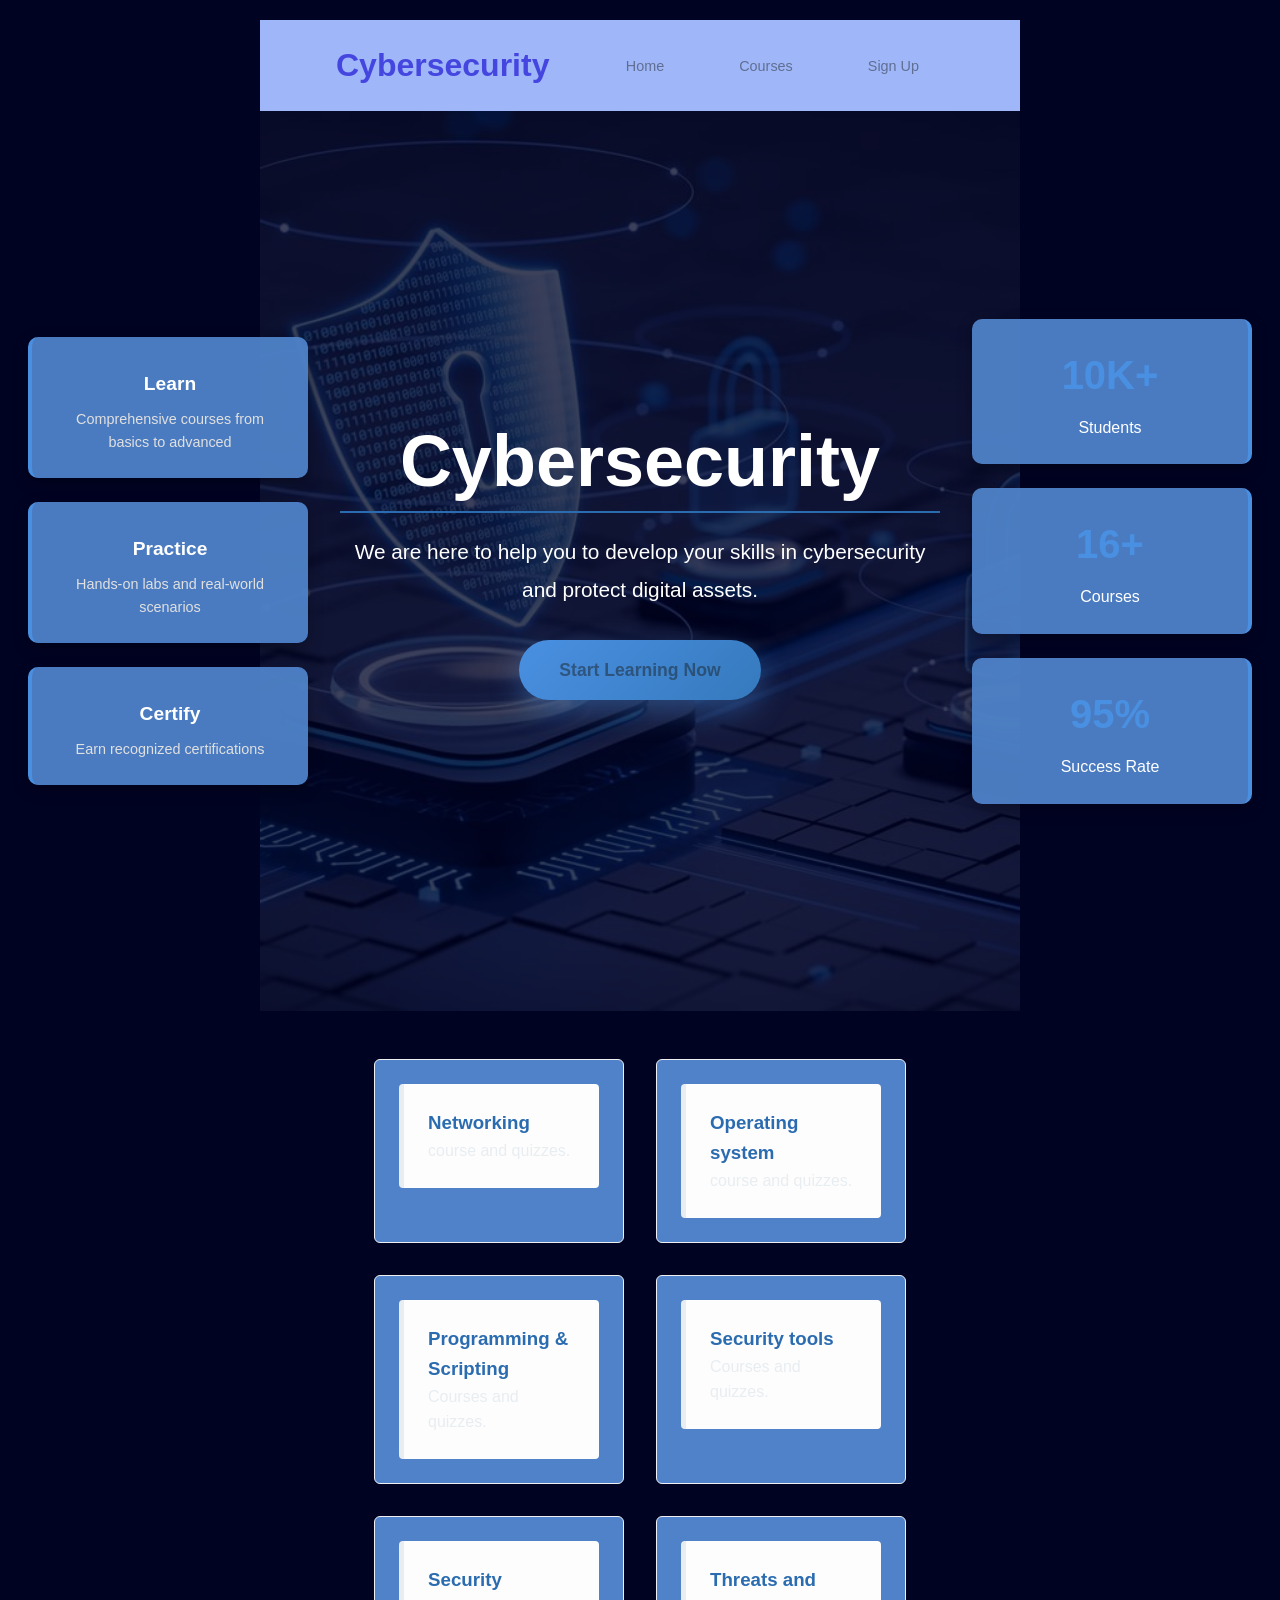
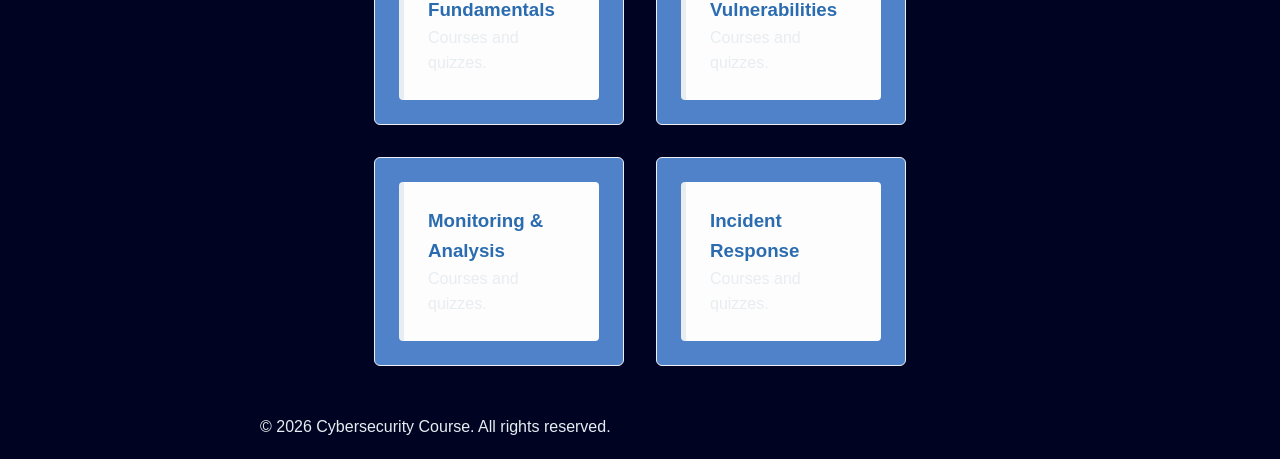
<file: index.html>
<!DOCTYPE html>
<html lang="en">
<head>
    <meta charset="UTF-8">
    <meta name="viewport" content="width=device-width, initial-scale=1.0">
    <title>Cybersecurity-course</title>
    <link rel="stylesheet" href="stylesheet.css">
</head>
<body>
    <nav class="navbar">
        <div class="logo">Cybersecurity</div>
        <ul class="nav-links">
            <li><a class="active" href="index.html">Home</a></li>
            <li><a href="course.html">Courses</a></li>
            <li><a href="login.html">Sign Up</a></li>
        </ul>
    </nav>

    <main class="hero-section">
        <div class="hero-left">
            <div class="feature-item">
                <div class="feature-icon"></div>
                <h3>Learn</h3>
                <p>Comprehensive courses from basics to advanced</p>
            </div>
            <div class="feature-item">
                <div class="feature-icon"></div>
                <h3>Practice</h3>
                <p>Hands-on labs and real-world scenarios</p>
            </div>
            <div class="feature-item">
                <div class="feature-icon"></div>
                <h3>Certify</h3>
                <p>Earn recognized certifications</p>
            </div>
        </div>

        <div class="hero-content">
            <h1>Cybersecurity</h1>
            <p>We are here to help you to develop your skills in cybersecurity and protect digital assets.</p>
            <a href="course.html" class="cta-btn">Start Learning Now</a>
        </div>

        <div class="hero-right">
            <div class="stat-box">
                <div class="stat-number">10K+</div>
                <div class="stat-label">Students</div>
            </div>
            <div class="stat-box">
                <div class="stat-number">16+</div>
                <div class="stat-label">Courses</div>
            </div>
            <div class="stat-box">
                <div class="stat-number">95%</div>
                <div class="stat-label">Success Rate</div>
            </div>
        </div>

        <div class="hero-image">
        </div>
    </main>

    <div class="card-container">
        <div class="lab-card">
            <a href="course.html" class="card">
                <h3>Networking</h3>
                <p>course and quizzes.</p>
            </a>
        </div>
        <div class="lab-card">
            <a href="course.html" class="card">
                <h3>Operating system</h3>
                <p>course and quizzes.</p>
            </a>
        </div>
        <div class="lab-card">
            <a href="course.html" class="card">
                <h3>Programming & Scripting</h3>
                <p>Courses and quizzes.</p>
            </a>
        </div>
        <div class="lab-card">
            <a href="course.html" class="card">
                <h3>Security tools</h3>
                <p>Courses and quizzes.</p>
            </a>
        </div>
        <div class="lab-card">
            <a href="course.html" class="card">
                <h3>Security Fundamentals</h3>
                <p>Courses and quizzes.</p>
            </a>
        </div>
        <div class="lab-card">
            <a href="course.html" class="card">
                <h3>Threats and Vulnerabilities</h3>
                <p>Courses and quizzes.</p>
            </a>
        </div>
        <div class="lab-card">
            <a href="course.html" class="card">
                <h3>Monitoring & Analysis</h3>
                <p>Courses and quizzes.</p>
            </a>
        </div>
        <div class="lab-card">
            <a href="course.html" class="card">
                <h3>Incident Response</h3>
                <p>Courses and quizzes.</p>
            </a>
        </div>
    </div>

    <footer>
        <p>&copy; 2026 Cybersecurity Course. All rights reserved.</p>
    </footer>
</body>
</html>
</file>
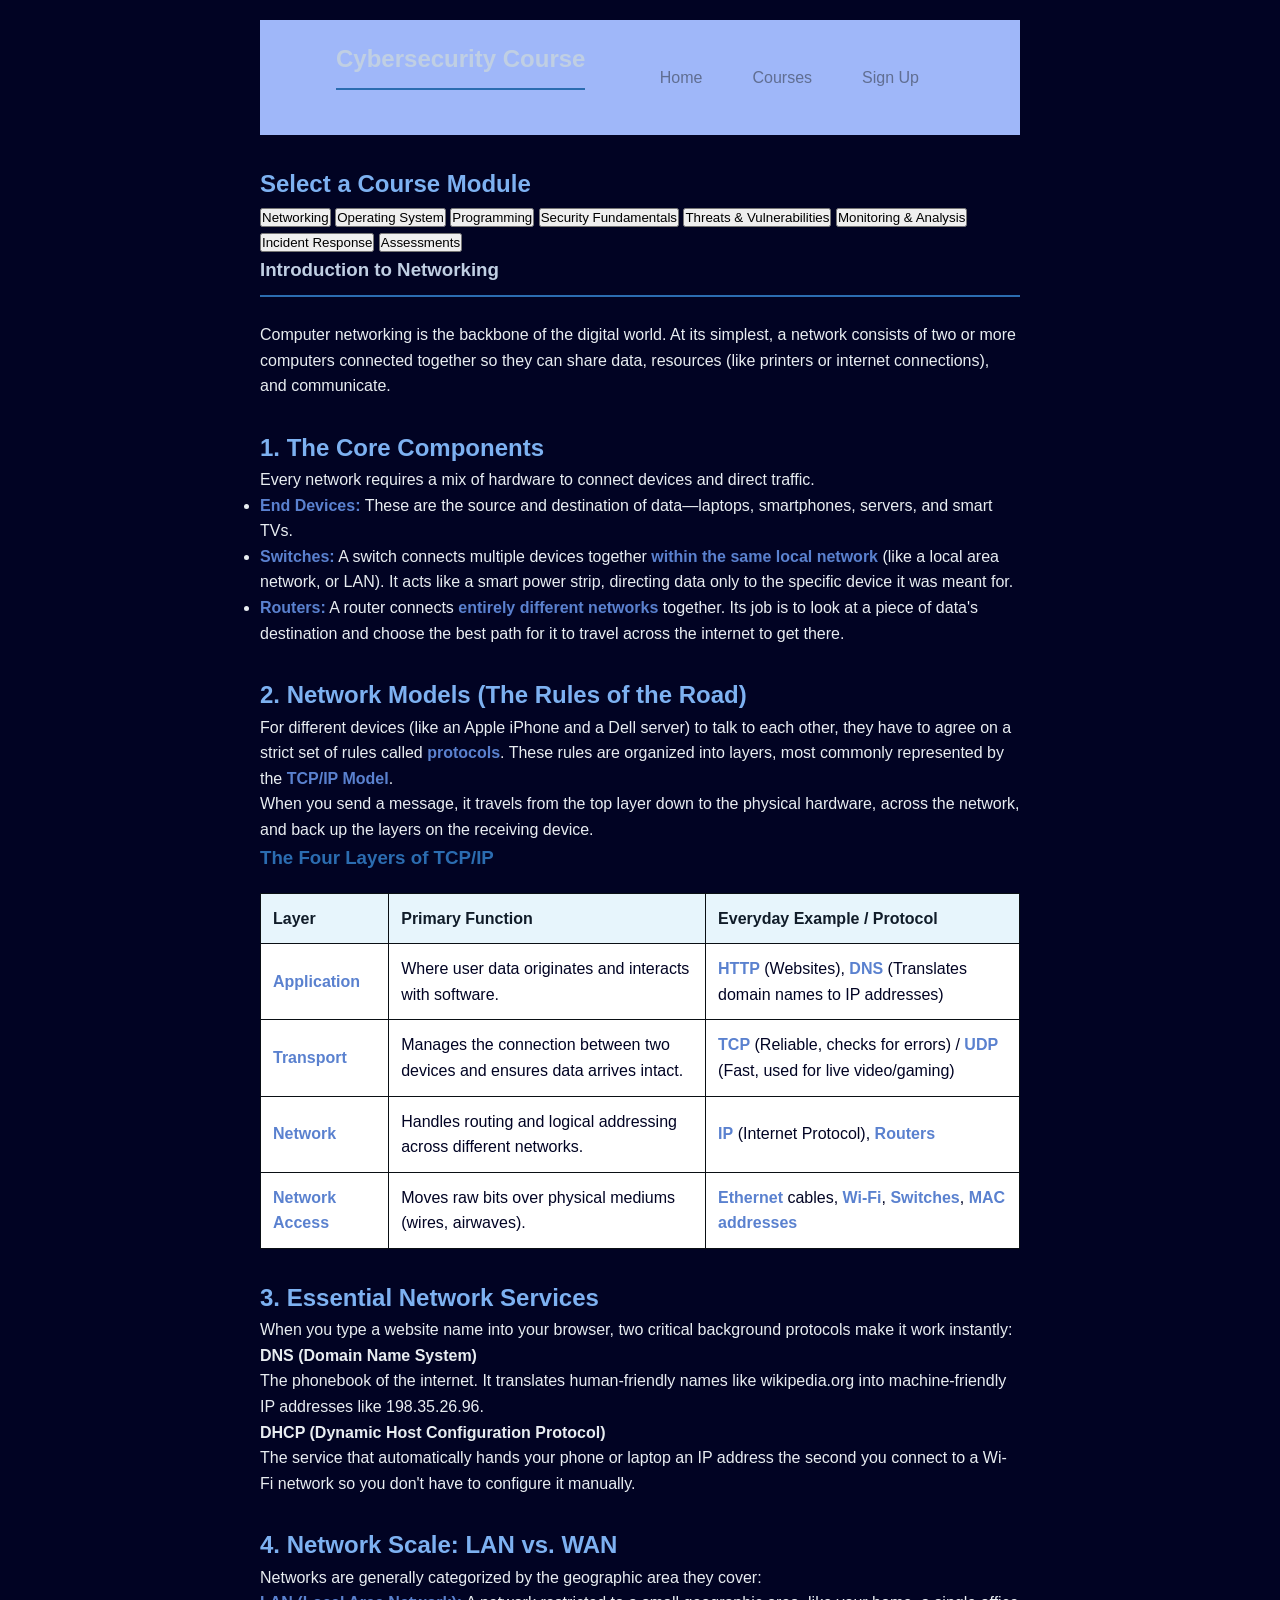
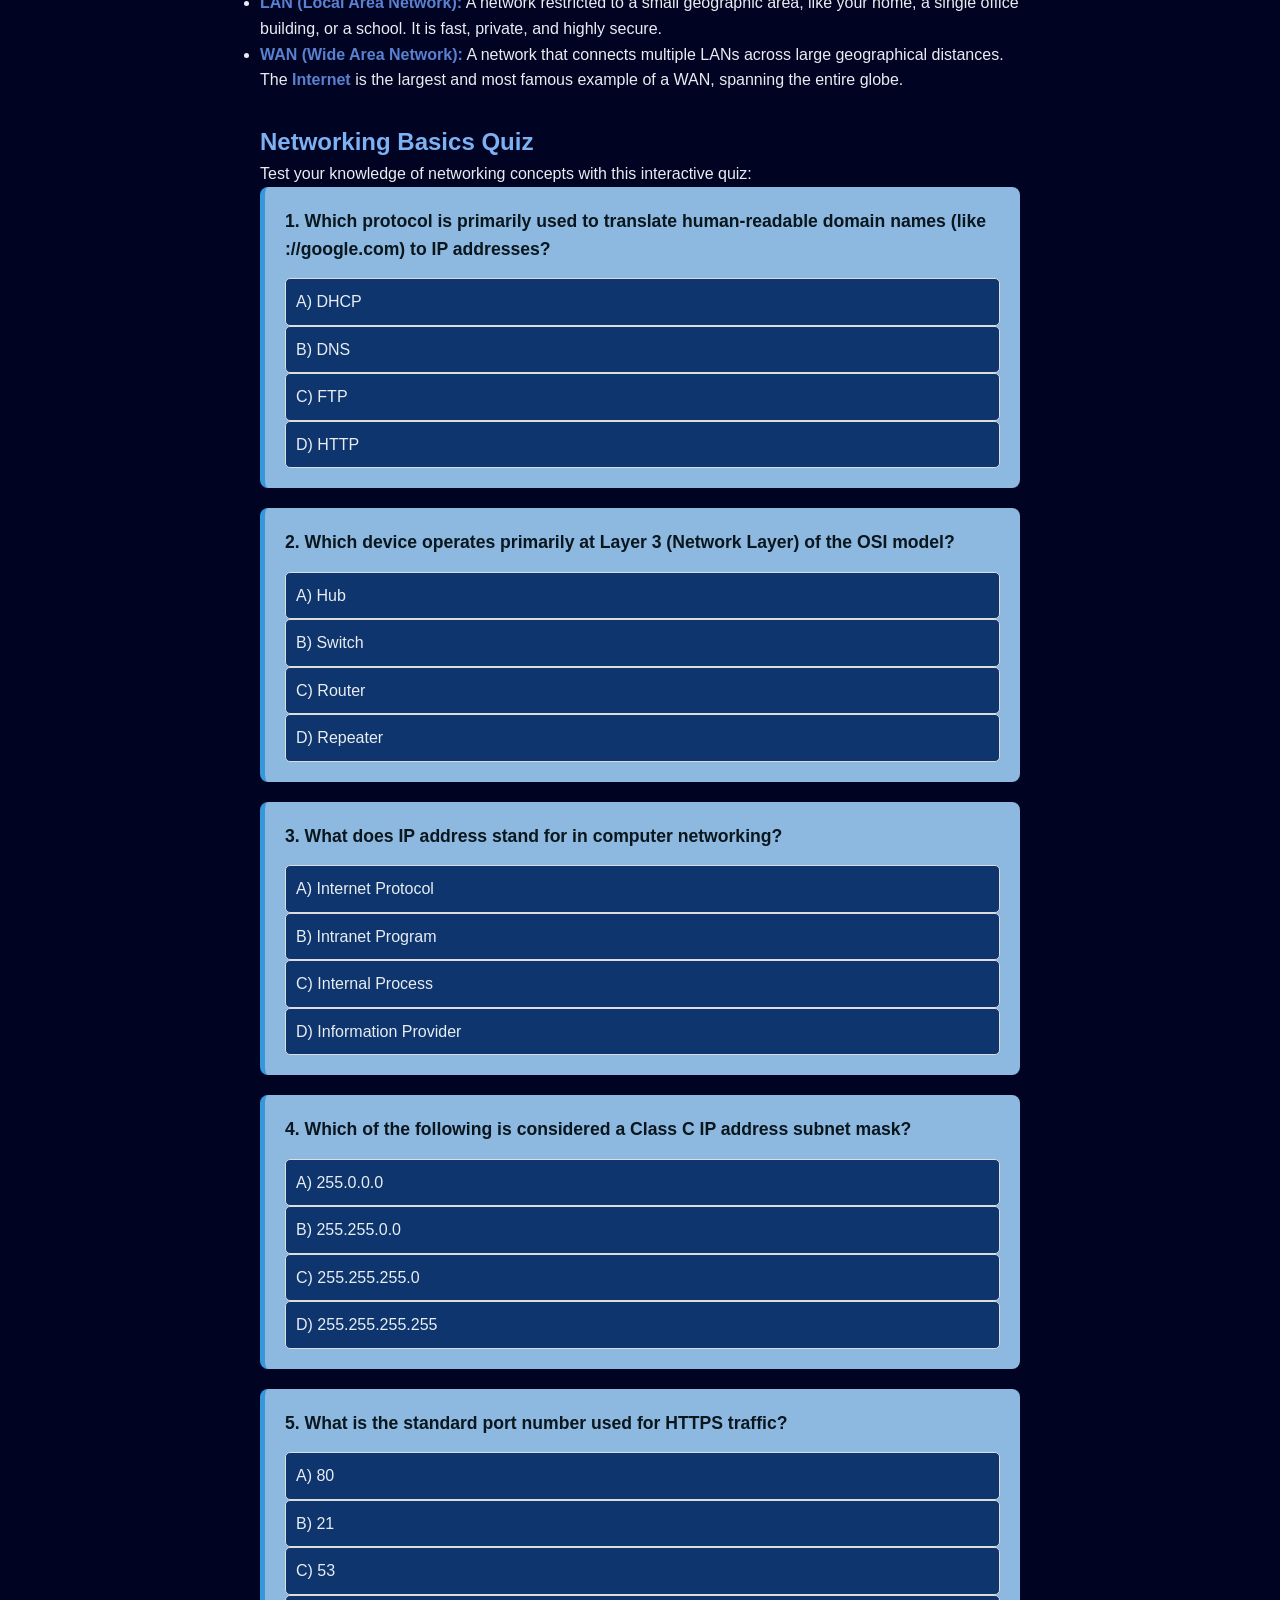
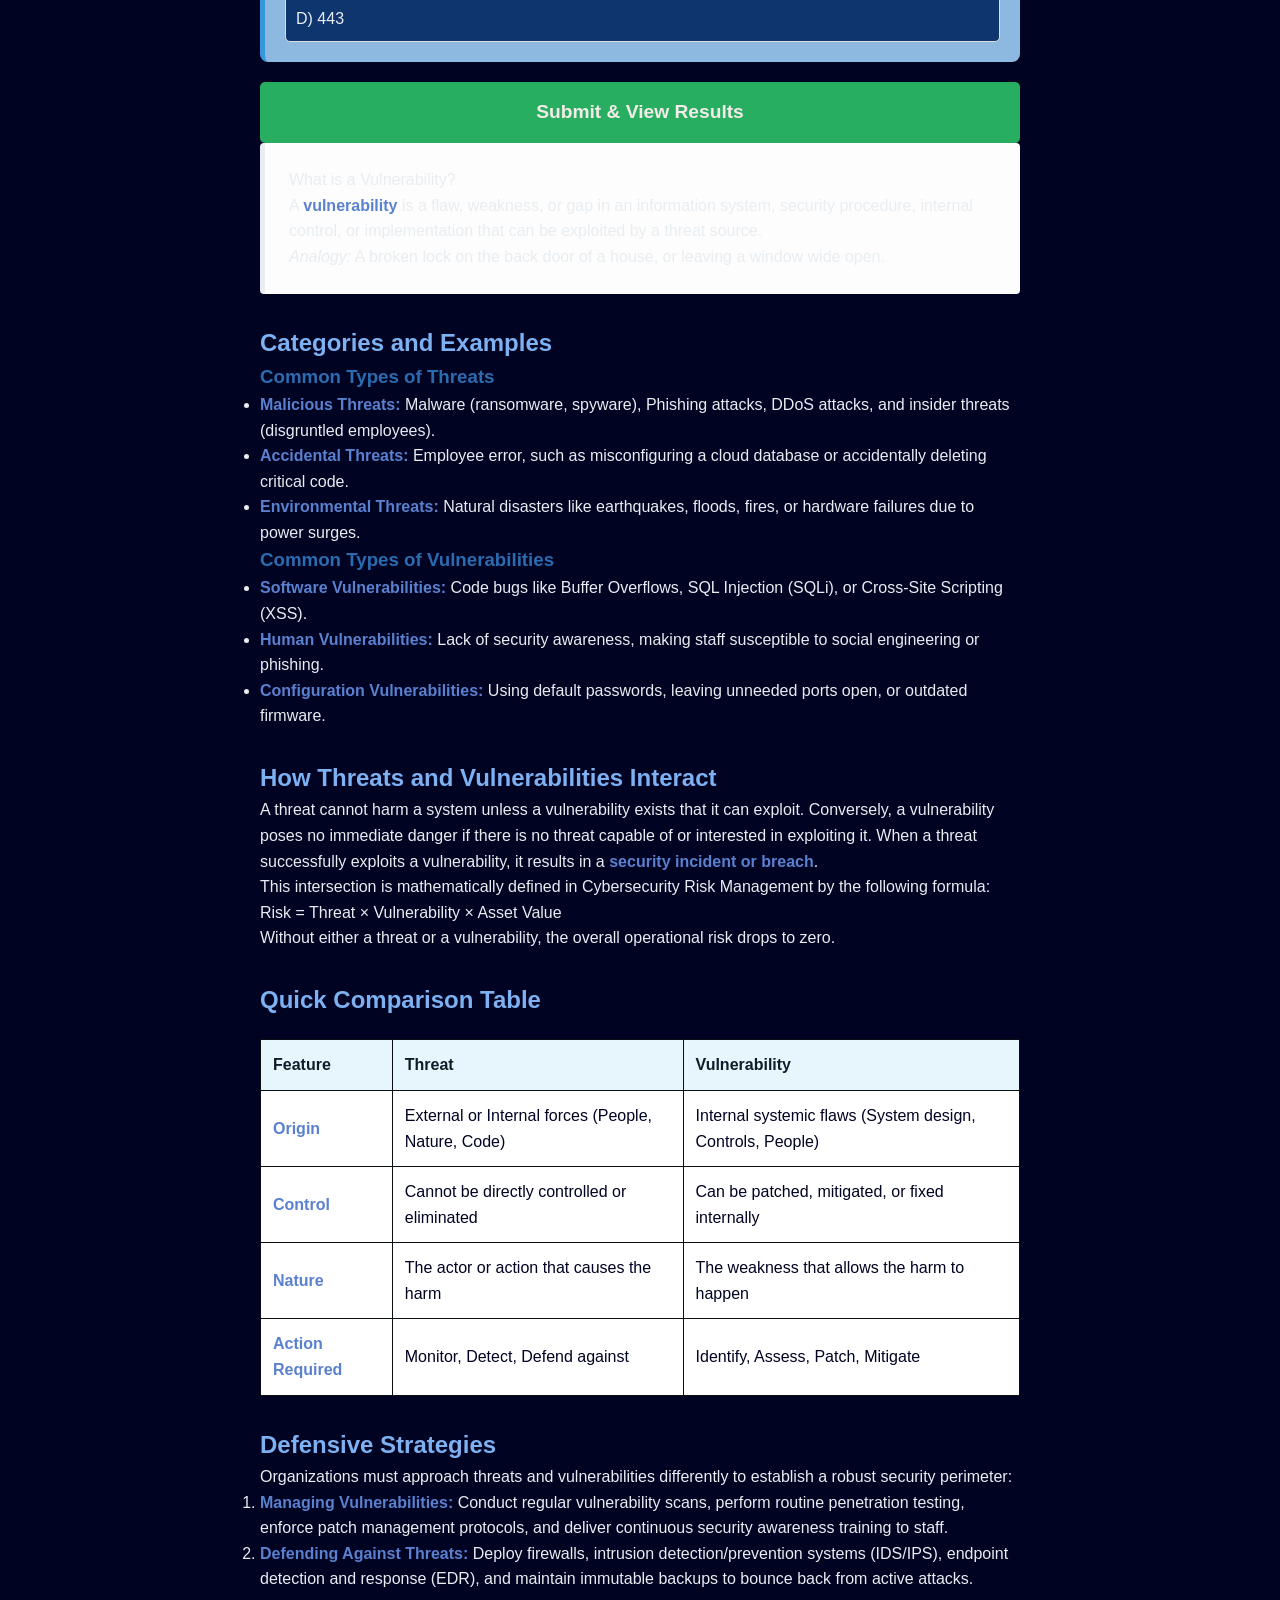
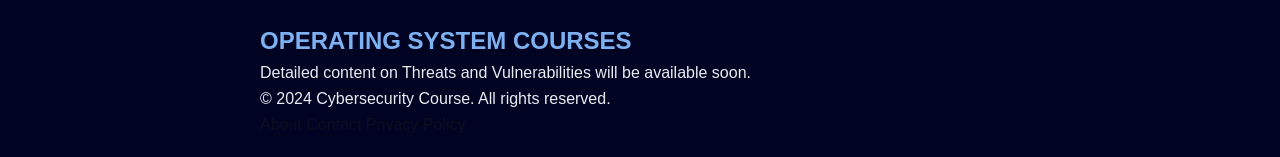
<file: course.html>
<!DOCTYPE html>
<html lang="en">
    <head>
        <meta charset="UTF-8">
        <meta name="viewport" content="width=device-width, initial-scale=1.0">
        <title>Cybersecurity Course</title>
        <link rel="stylesheet" href="stylesheet.css">
    </head>
    <body>
        <header>
            <nav class="navbar">
                <div class="navbar-brand">
                    <h1>Cybersecurity Course</h1>
                </div>
                <ul class="navbar-menu">
                    <li><a href="index.html">Home</a></li>
                    <li><a href="course.html" class="active">Courses</a></li>
                    <li><a href="signup.html" class="btn-signup">Sign Up</a></li>
                </ul>
            </nav>
        </header>
       
        <section class="course-selector">
            <h2>Select a Course Module</h2>
            <div class="course-buttons">
                <button class="course-btn active" onclick="showCourse('networking')"> Networking</button>
                <button class="course-btn" onclick="showCourse('os')"> Operating System</button>
                <button class="course-btn" onclick="showCourse('programming')"> Programming</button>
                <button class="course-btn" onclick="showCourse('security')"> Security Fundamentals</button>
                <button class="course-btn" onclick="showCourse('threats')"> Threats & Vulnerabilities</button>
                <button class="course-btn" onclick="showCourse('monitoring')"> Monitoring & Analysis</button>
                <button class="course-btn" onclick="showCourse('incident')"> Incident Response</button>
                <button class="course-btn" onclick="showCourse('assessments')"> Assessments</button>
            </div>
        </section>

        <div class="container">
            <main class="content">
            
                <article class="course-content" id="course-networking">
                    <section class="course-header">
                        <h1> Introduction to Networking</h1>
                        <p class="course-description">Computer networking is the backbone of the digital world. At its simplest, a network consists of two or more computers connected together so they can share data, resources (like printers or internet connections), and communicate.</p>
                    </section>

                    <section class="lesson-section">
                        <h2>1. The Core Components</h2>
                        <p>Every network requires a mix of hardware to connect devices and direct traffic.</p>
                        <ul>
                            <li><strong>End Devices:</strong> These are the source and destination of data—laptops, smartphones, servers, and smart TVs.</li>
                            <li><strong>Switches:</strong> A switch connects multiple devices together <strong>within the same local network</strong> (like a local area network, or LAN). It acts like a smart power strip, directing data only to the specific device it was meant for.</li>
                            <li><strong>Routers:</strong> A router connects <strong>entirely different networks</strong> together. Its job is to look at a piece of data's destination and choose the best path for it to travel across the internet to get there.</li>
                        </ul>
                    </section>

                    <section class="lesson-section">
                        <h2>2. Network Models (The Rules of the Road)</h2>
                        <p>For different devices (like an Apple iPhone and a Dell server) to talk to each other, they have to agree on a strict set of rules called <strong>protocols</strong>. These rules are organized into layers, most commonly represented by the <strong>TCP/IP Model</strong>.</p>
                        <p>When you send a message, it travels from the top layer down to the physical hardware, across the network, and back up the layers on the receiving device.</p>

                        <h3>The Four Layers of TCP/IP</h3>
                        <table class="data-table">
                            <thead>
                                <tr>
                                    <th>Layer</th>
                                    <th>Primary Function</th>
                                    <th>Everyday Example / Protocol</th>
                                </tr>
                            </thead>
                            <tbody>
                                <tr>
                                    <td><strong>Application</strong></td>
                                    <td>Where user data originates and interacts with software.</td>
                                    <td><strong>HTTP</strong> (Websites), <strong>DNS</strong> (Translates domain names to IP addresses)</td>
                                </tr>
                                <tr>
                                    <td><strong>Transport</strong></td>
                                    <td>Manages the connection between two devices and ensures data arrives intact.</td>
                                    <td><strong>TCP</strong> (Reliable, checks for errors) / <strong>UDP</strong> (Fast, used for live video/gaming)</td>
                                </tr>
                                <tr>
                                    <td><strong>Network</strong></td>
                                    <td>Handles routing and logical addressing across different networks.</td>
                                    <td><strong>IP</strong> (Internet Protocol), <strong>Routers</strong></td>
                                </tr>
                                <tr>
                                    <td><strong>Network Access</strong></td>
                                    <td>Moves raw bits over physical mediums (wires, airwaves).</td>
                                    <td><strong>Ethernet</strong> cables, <strong>Wi-Fi</strong>, <strong>Switches</strong>, <strong>MAC addresses</strong></td>
                                </tr>
                            </tbody>
                        </table>
                    </section>

                    <section class="lesson-section">
                        <h2>3. Essential Network Services</h2>
                        <p>When you type a website name into your browser, two critical background protocols make it work instantly:</p>

                        <div class="highlight-box">
                            <h4>DNS (Domain Name System)</h4>
                            <p>The phonebook of the internet. It translates human-friendly names like <code>wikipedia.org</code> into machine-friendly IP addresses like <code>198.35.26.96</code>.</p>
                        </div>

                        <div class="highlight-box">
                            <h4>DHCP (Dynamic Host Configuration Protocol)</h4>
                            <p>The service that automatically hands your phone or laptop an IP address the second you connect to a Wi-Fi network so you don't have to configure it manually.</p>
                        </div>
                    </section>

                    <section class="lesson-section">
                        <h2>4. Network Scale: LAN vs. WAN</h2>
                        <p>Networks are generally categorized by the geographic area they cover:</p>
                        <ul>
                            <li><strong>LAN (Local Area Network):</strong> A network restricted to a small geographic area, like your home, a single office building, or a school. It is fast, private, and highly secure.</li>
                            <li><strong>WAN (Wide Area Network):</strong> A network that connects multiple LANs across large geographical distances. The <strong>Internet</strong> is the largest and most famous example of a WAN, spanning the entire globe.</li>
                        </ul>
                    </section>

                    <section class="lesson-section">
                        <h2>Networking Basics Quiz</h2>
                        <p>Test your knowledge of networking concepts with this interactive quiz:</p>
                        
                        <input type="checkbox" id="submit" style="display: none;">

                        <div class="question-block">
                            <div class="question-text">1. Which protocol is primarily used to translate human-readable domain names (like ://google.com) to IP addresses?</div>
                            <ul class="options-list">
                                <label><input type="radio" name="q1" value="A"><span>A) DHCP</span></label>
                                <label><input type="radio" name="q1" value="B"><span>B) DNS</span></label>
                                <label><input type="radio" name="q1" value="C"><span>C) FTP</span></label>
                                <label><input type="radio" name="q1" value="D"><span>D) HTTP</span></label>
                            </ul>
                        </div>

                        <div class="question-block">
                            <div class="question-text">2. Which device operates primarily at Layer 3 (Network Layer) of the OSI model?</div>
                            <ul class="options-list">
                                <label><input type="radio" name="q2" value="A"><span>A) Hub</span></label>
                                <label><input type="radio" name="q2" value="B"><span>B) Switch</span></label>
                                <label><input type="radio" name="q2" value="C"><span>C) Router</span></label>
                                <label><input type="radio" name="q2" value="D"><span>D) Repeater</span></label>
                            </ul>
                        </div>

                        <div class="question-block">
                            <div class="question-text">3. What does IP address stand for in computer networking?</div>
                            <ul class="options-list">
                                <label><input type="radio" name="q3" value="A"><span>A) Internet Protocol</span></label>
                                <label><input type="radio" name="q3" value="B"><span>B) Intranet Program</span></label>
                                <label><input type="radio" name="q3" value="C"><span>C) Internal Process</span></label>
                                <label><input type="radio" name="q3" value="D"><span>D) Information Provider</span></label>
                            </ul>
                        </div>

                        <div class="question-block">
                            <div class="question-text">4. Which of the following is considered a Class C IP address subnet mask?</div>
                            <ul class="options-list">
                                <label><input type="radio" name="q4" value="A"><span>A) 255.0.0.0</span></label>
                                <label><input type="radio" name="q4" value="B"><span>B) 255.255.0.0</span></label>
                                <label><input type="radio" name="q4" value="C"><span>C) 255.255.255.0</span></label>
                                <label><input type="radio" name="q4" value="D"><span>D) 255.255.255.255</span></label>
                            </ul>
                        </div>

                        <div class="question-block">
                            <div class="question-text">5. What is the standard port number used for HTTPS traffic?</div>
                            <ul class="options-list">
                                <label><input type="radio" name="q5" value="A"><span>A) 80</span></label>
                                <label><input type="radio" name="q5" value="B"><span>B) 21</span></label>
                                <label><input type="radio" name="q5" value="C"><span>C) 53</span></label>
                                <label><input type="radio" name="q5" value="D"><span>D) 443</span></label>
                            </ul>
                        </div>

                        <label for="submit" class="submit-btn">Submit & View Results</label>
                        <div class="results">
                            <h2>Quiz Submitted!</h2>
                            <p>Thanks for testing your networking knowledge.Review your answers if they are corrects.</p>
                            
                            <details class="answer-key">
                                <summary>Click to View Answer Key</summary>
                                <ul>
                                    <li><strong>Q1:</strong> B) DNS</li>
                                    <li><strong>Q2:</strong> C) Router</li>
                                    <li><strong>Q3:</strong> A) Internet Protocol</li>
                                    <li><strong>Q4:</strong> C) 255.255.255.0</li>
                                    <li><strong>Q5:</strong> D) 443</li>
                                </ul>
                            </details>
                        </div>
                    </section>
                </article>

                <article class="course-content" id="course-os" style="display:none;">
                    <section class="course-header">
                        <h1> Operating System Fundamentals</h1>
                        <p class="course-description">Understand operating systems, their architecture, and their critical role in cybersecurity.</p>
                    </section>
                    <section class="lesson-section">
                      <h2>What You Will Learn</h2>
            <p>By the end of this course, you will understand how a computer manages competing demands for resources like CPU time, memory space, and file storage. We will bridge the gap between high-level code and bare-metal execution.</p>
                    </section>
                  <section>
            <h2>Core Course Pillars</h2>
            <div class="grid-container">
                <div class="card">
                    <h3>1. Process Management</h3>
                    <p>Learn how the CPU switches between multiple programs seamlessly using scheduling algorithms, and study threads, concurrency, and deadlock prevention.</p>
                </div>
                <div class="card">
                    <h3>2. Memory Management</h3>
                    <p>Explore how physical RAM is optimized using techniques like virtual memory, paging, segmentation, and caching strategies.</p>
                </div>
                <div class="card">
                    <h3>3. Storage & File Systems</h3>
                    <p>Understand how data is structured, stored, and retrieved from physical disks and modern SSDs, including file access permissions and directory structures.</p>
                </div>
            </div>
        </section>

        <section>
            <h2>Prerequisites</h2>
            <ul>
                <li>Proficiency in a low-level language (preferably <strong>C or C++</strong>)</li>
                <li>Basic understanding of Computer Architecture (registers, ALU, CPU cycles)</li>
                <li>Familiarity with data structures (queues, stacks, linked lists)</li>
            </ul>
        </section>

        <section>
            <h2>Recommended Textbook</h2>
            <blockquote style="background-color: blue;">
                "Operating System Concepts" (The Dinosaur Book) by Silberschatz, Galvin, and Gagne.
            </blockquote>
        </section>
    </main>
                </article>
            
                <article class="course-content" id="course-programming" style="display:none;">
                    <section class="course-header">
                        <h1> Programming & Scripting</h1>
                        <p class="course-description">Master programming languages and scripting for security automation.</p>
                    </section>
                    <section class="lesson-section">
                        <h2>Coming Soon</h2>
                        <p>Detailed content on Programming & Scripting will be available soon.</p>
                    </section>
                </article>

              
                <article class="course-content" id="course-security" style="display:none;">
                    <section class="course-header">
                        <h1> Security Fundamentals</h1>
                        <p class="course-description">Core concepts of information security and protection mechanisms.</p>
                    </section>
                    <section class="lesson-section"><main>
        <section class="course-info">
            <strong>Course Overview:</strong> An Operating System (OS) is the vital software layer that manages a computer's hardware and provides a user-friendly interface for applications. This course explores the core concepts, elegant abstractions, and underlying mechanisms that make modern computing possible.
        </section>

        <section>
            <h2>What You Will Learn</h2>
            <p>By the end of this course, you will understand how a computer manages competing demands for resources like CPU time, memory space, and file storage. We will bridge the gap between high-level code and bare-metal execution.</p>
        </section>

        <section>
            <h2>Core Course Pillars</h2>
            <div class="grid-container">
                <div class="card">
                    <h3>1. Process Management</h3>
                    <p>Learn how the CPU switches between multiple programs seamlessly using scheduling algorithms, and study threads, concurrency, and deadlock prevention.</p>
                </div>
                <div class="card">
                    <h3>2. Memory Management</h3>
                    <p>Explore how physical RAM is optimized using techniques like virtual memory, paging, segmentation, and caching strategies.</p>
                </div>
                <div class="card">
                    <h3>3. Storage & File Systems</h3>
                    <p>Understand how data is structured, stored, and retrieved from physical disks and modern SSDs, including file access permissions and directory structures.</p>
                </div>
            </div>
        </section>

        <section>
            <h2>Prerequisites</h2>
            <ul>
                <li>Proficiency in a low-level language (preferably <strong>C or C++</strong>)</li>
                <li>Basic understanding of Computer Architecture (registers, ALU, CPU cycles)</li>
                <li>Familiarity with data structures (queues, stacks, linked lists)</li>
            </ul>
        </section>

        <section>
            <h2>Recommended Textbook</h2>
            <blockquote style="background: #fff; padding: 15px; border-left: 4px solid #2c3e50; font-style: italic;">
                "Operating System Concepts" (The Dinosaur Book) by Silberschatz, Galvin, and Gagne.
            </blockquote>
        </section>
    </main>
                        <h2>OPERATING SYSTEM</h2>
                        <p>Detailed content on Security Fundamentals will be available soon.</p>
                    </section>
                </article>

            
                <article class="course-content" id="course-threats" style="display:none;">
                    <section class="course-header">
                        <h1> Threats and Vulnerabilities</h1>
                        <p class="course-description">Identify and analyze security threats, risks, and vulnerabilities.</p>
                    <div class="threat-title">What is a Threat?</div>
                    <p>A <strong>threat</strong> is any potential occurrence or event—whether malicious, accidental, or environmental—that could cause harm, theft, data loss, or disruption to an organization's assets or operations.</p>
                    <p><em>Analogy:</em> A burglar looking for a house to rob, or a severe thunderstorm that might cause a power outage.</p>
                </div>
                <div class="card vuln-card">
                    <div class="vuln-title">What is a Vulnerability?</div>
                    <p>A <strong>vulnerability</strong> is a flaw, weakness, or gap in an information system, security procedure, internal control, or implementation that can be exploited by a threat source.</p>
                    <p><em>Analogy:</em> A broken lock on the back door of a house, or leaving a window wide open.</p>
                </div>
            </div>
        </section>

        <section id="categories">
            <h2>Categories and Examples</h2>
            
            <h3>Common Types of Threats</h3>
            <ul>
                <li><strong>Malicious Threats:</strong> Malware (ransomware, spyware), Phishing attacks, DDoS attacks, and insider threats (disgruntled employees).</li>
                <li><strong>Accidental Threats:</strong> Employee error, such as misconfiguring a cloud database or accidentally deleting critical code.</li>
                <li><strong>Environmental Threats:</strong> Natural disasters like earthquakes, floods, fires, or hardware failures due to power surges.</li>
            </ul>

            <h3>Common Types of Vulnerabilities</h3>
            <ul>
                <li><strong>Software Vulnerabilities:</strong> Code bugs like Buffer Overflows, SQL Injection (SQLi), or Cross-Site Scripting (XSS).</li>
                <li><strong>Human Vulnerabilities:</strong> Lack of security awareness, making staff susceptible to social engineering or phishing.</li>
                <li><strong>Configuration Vulnerabilities:</strong> Using default passwords, leaving unneeded ports open, or outdated firmware.</li>
            </ul>
        </section>

        <section id="relationship">
            <h2>How Threats and Vulnerabilities Interact</h2>
            <p>A threat cannot harm a system unless a vulnerability exists that it can exploit. Conversely, a vulnerability poses no immediate danger if there is no threat capable of or interested in exploiting it. When a threat successfully exploits a vulnerability, it results in a <strong>security incident or breach</strong>.</p>
            
            <p>This intersection is mathematically defined in Cybersecurity Risk Management by the following formula:</p>
            <div class="formula">
                Risk = Threat &times; Vulnerability &times; Asset Value
            </div>
            <p>Without either a threat or a vulnerability, the overall operational risk drops to zero.</p>
        </section>

        <section id="comparison">
            <h2>Quick Comparison Table</h2>
            <table>
                <thead>
                    <tr>
                        <th>Feature</th>
                        <th>Threat</th>
                        <th>Vulnerability</th>
                    </tr>
                </thead>
                <tbody>
                    <tr>
                        <td><strong>Origin</strong></td>
                        <td>External or Internal forces (People, Nature, Code)</td>
                        <td>Internal systemic flaws (System design, Controls, People)</td>
                    </tr>
                    <tr>
                        <td><strong>Control</strong></td>
                        <td>Cannot be directly controlled or eliminated</td>
                        <td>Can be patched, mitigated, or fixed internally</td>
                    </tr>
                    <tr>
                        <td><strong>Nature</strong></td>
                        <td>The actor or action that causes the harm</td>
                        <td>The weakness that allows the harm to happen</td>
                    </tr>
                    <tr>
                        <td><strong>Action Required</strong></td>
                        <td>Monitor, Detect, Defend against</td>
                        <td>Identify, Assess, Patch, Mitigate</td>
                    </tr>
                </tbody>
            </table>
        </section>

        <section id="mitigation">
            <h2>Defensive Strategies</h2>
            <p>Organizations must approach threats and vulnerabilities differently to establish a robust security perimeter:</p>
            <ol>
                <li><strong>Managing Vulnerabilities:</strong> Conduct regular vulnerability scans, perform routine penetration testing, enforce patch management protocols, and deliver continuous security awareness training to staff.</li>
                <li><strong>Defending Against Threats:</strong> Deploy firewalls, intrusion detection/prevention systems (IDS/IPS), endpoint detection and response (EDR), and maintain immutable backups to bounce back from active attacks.</li>
            </ol>
        </section>

    </div>
                    </section>
                    <section class="lesson-section">
                        <h2>OPERATING SYSTEM COURSES</h2>
                        <p>Detailed content on Threats and Vulnerabilities will be available soon.</p>
                    </section>
                </article>

              
                <article class="course-content" id="course-monitoring" style="display:none;">
                    <section class="course-header">
                        <h1> Monitoring & Analysis</h1>
                        <p class="course-description">Learn to monitor systems and analyze security events and logs.</p>
                    </section>
                    <section class="lesson-section">
                        <h2>Coming Soon</h2>
                        <p>Detailed content on Monitoring & Analysis will be available soon.</p>
                    </section>
                </article>

               
                <article class="course-content" id="course-incident" style="display:none;">
                    <section class="course-header">
                        <h1> Incident Response</h1>
                        <p class="course-description">Respond to and manage security incidents effectively.</p>
                    </section>
                    <section class="lesson-section">
                        <h2>Coming Soon</h2>
                        <p>Detailed content on Incident Response will be available soon.</p>
                    </section>
                </article>

               
                <article class="course-content" id="course-assessments" style="display:none;">
                    <section class="course-header">
                        <h1>Assessments & Quizzes</h1>
                        <p class="course-description">Test your knowledge with quizzes and practical assessments.</p>
                    </section>               
                <ul>
                    <li><strong>Q1:</strong> B) DNS</li>
                    <li><strong>Q2:</strong> C) Router</li>
                    <li><strong>Q3:</strong> A) Internet Protocol</li>
                    <li><strong>Q4:</strong> C) 255.255.255.0</li>
                    <li><strong>Q5:</strong> D) 443</li>
                </ul>
            </details>
        </div>
    </div>
                    
                        <h2>Coming Soon</h2>

                        <p>Assessments and quizzes will be available soon.</p>
                    </section>
                </article>
            </main>
        </div>

        <footer>
            <div class="footer-content">
                <p>&copy; 2024 Cybersecurity Course. All rights reserved.</p>
                <nav class="footer-links">
                    <a href="#">About</a>
                    <a href="#">Contact</a>
                    <a href="#">Privacy Policy</a>
                </nav>
            </div>
        </footer>

        <script>//javascript for courses and for selection
            function showCourse(courseId) {
            
                const courses = document.querySelectorAll('.course-content');
                courses.forEach(course => course.style.display = 'none');
                
                
                const buttons = document.querySelectorAll('.course-btn');
                buttons.forEach(btn => btn.classList.remove('active'));
                
                
                const selectedCourse = document.getElementById('course-' + courseId);
                if (selectedCourse) {
                    selectedCourse.style.display = 'block';
                }
                
                
                event.target.classList.add('active');
                
                
                selectedCourse.scrollIntoView({ behavior: 'smooth' });
            }
        </script>
    </body>
</html>
</file>
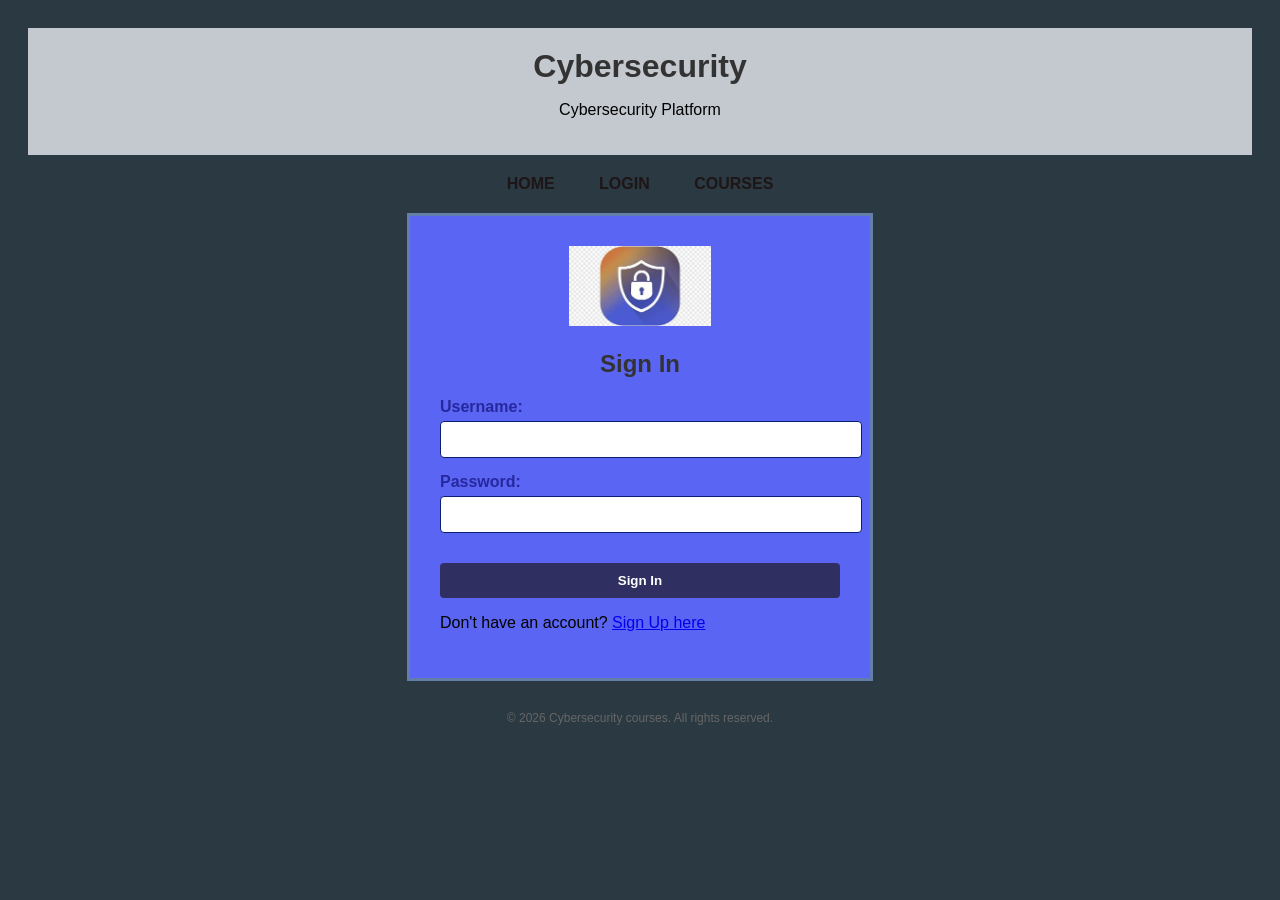
<file: login.html>
<!DOCTYPE html>
<html lang="en">
<head>
    <meta charset="UTF-8">
    <meta name="viewport" content="width=device-width, initial-scale=1.0">
    <title>Cyberssecurity - Login</title>
    <style>
        button{
            cursor: pointer;
        }
        body {
            font-family: Arial, sans-serif;
            background-color: #2a3942;
            padding: 20px;
        }

        header {
            background: rgb(196, 201, 207);
            padding: 20px;
            text-align: center;
            margin-bottom: 20px;
        }

        header h1 {
            margin: 0;
            color: #333;
        }

        nav {
            text-align: center;
            margin-bottom: 20px;
        }

        nav a {
            margin: 0 20px;
            text-decoration: none;
            color: #1e1616;
            font-weight: bold;
        }

        .login-container {
            max-width: 400px;
            margin: 0 auto;
            background: rgb(91, 101, 243);
            padding: 30px;
            border: 3px solid #6683a1dd;
        }

        .logo-section {
            text-align: center;
            margin-bottom: 20px;
        }

        .logo-section img {
            height: 80px;
        }

        h2 {
            color: #333;
            text-align: center;
            margin-bottom: 20px;
        }

        .form-group {
            margin-bottom: 15px;
        }

        label {
            display: block;
            margin-bottom: 5px;
            color: #26289d;
            font-weight: bold;
        }

        input {
            width: 100%;
            padding: 10px;
            border: 1px solid #072072;
            border-radius: 4px;
        }

        button {
            width: 100%;
            padding: 10px;
            margin-top: 15px;
            background-color: #2f3061;
            color: white;
            border: none;
            border-radius: 4px;
            font-weight: bold;
            cursor: pointer;
        }

        button:hover {
            background-color: #d2d3e7;
        }

        footer {
            text-align: center;
            margin-top: 30px;
            color: #666;
            font-size: 12px;
        }
    </style>
</head>
<body>
    <header>
        <h1>Cybersecurity</h1>
        <p>Cybersecurity Platform</p>
    </header>

    <nav>
        <a href="Trytohackme.html">HOME</a>
        <a href="login.html">LOGIN</a>
        <a href="COURSES">COURSES</a>
    </nav>

    <div class="login-container">
        <div class="logo-section">
            <img src="SECURITY.jfif" alt="Logo">
        </div>

        <h2>Sign In</h2>

        <form action="login_process.php" method="POST">
            <div class="form-group">
                <label for="username">Username:</label>
                <input type="text" id="username" name="username" required>
            </div>

            <div class="form-group">
                <label for="password">Password:</label>
                <input type="password" id="password" name="password" required>
            </div>

            <button type="submit">Sign In</button>
             <p>Don't have an account? <a href="signup.html">Sign Up here</a></p>
        </form>
       </div>
    <div>
        <footer>
  <p>&copy; 2026 Cybersecurity courses. All rights reserved.</p>
</footer>
</div>
</body>
</html>
</file>
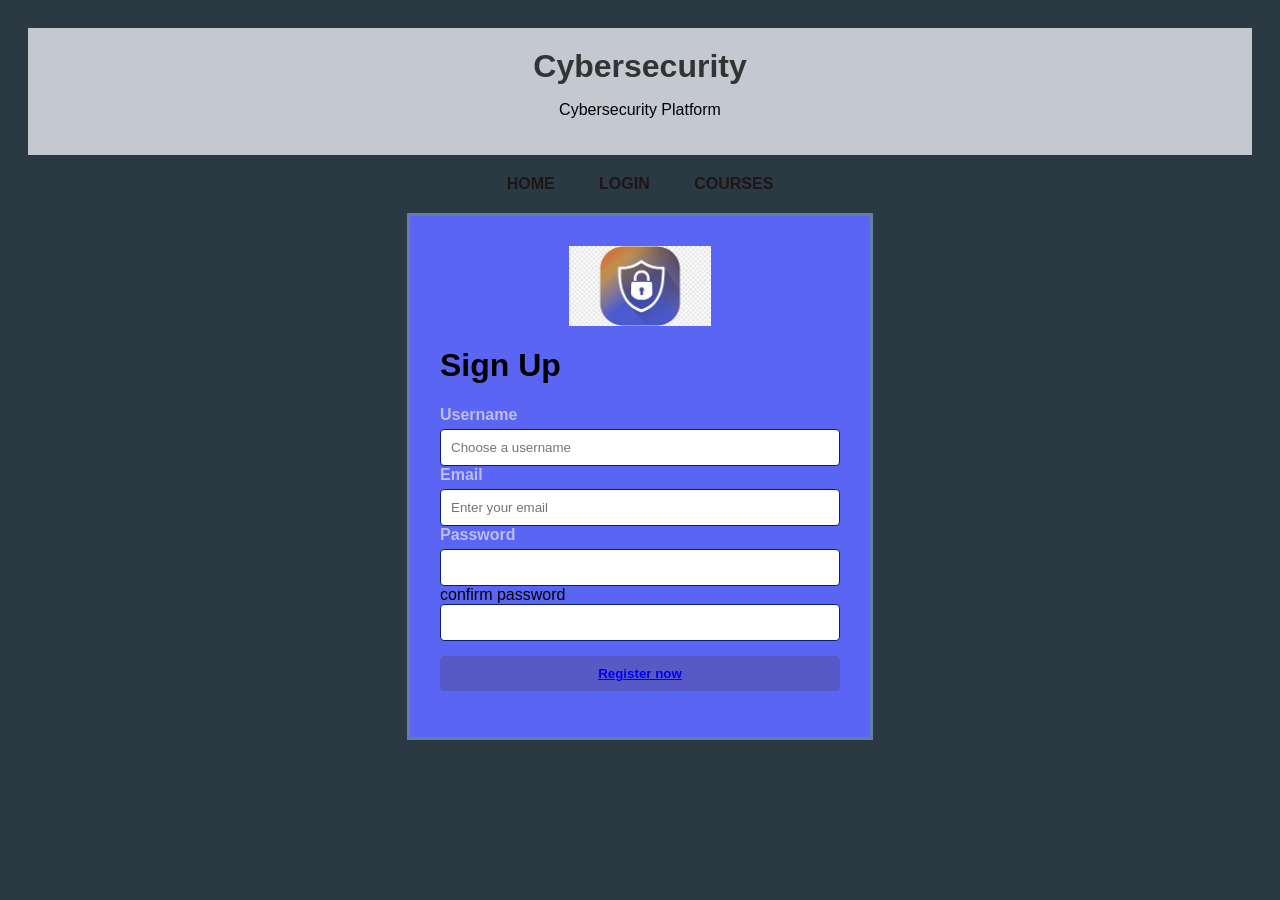
<file: signup.html>
<html>
    <head>
    <meta charset="UTF-8">
    <meta name="viewport" content="width=device-width, initial-scale=1.0">
    <title>Cyberssecurity - Login</title>
    <style>
        button{
            cursor: pointer;
        }
        body {
            font-family: Arial, sans-serif;
            background-color: #2a3942;
            padding: 20px;
        }

        header {
            background: rgb(196, 201, 207);
            padding: 20px;
            text-align: center;
            margin-bottom: 20px;
        }

        header h1 {
            margin: 0;
            color: #333;
        }

        nav {
            text-align: center;
            margin-bottom: 20px;
        }

        nav a {
            margin: 0 20px;
            text-decoration: none;
            color: #1e1616;
            font-weight: bold;
        }

        .login-container {
            max-width: 400px;
            margin: 0 auto;
            background: rgb(91, 101, 243);
            padding: 30px;
            border: 3px solid #6683a1dd;
        }

        .logo-section {
            text-align: center;
            margin-bottom: 20px;
        }

        .logo-section img {
            height: 80px;
        }

        h2 {
            color: #333;
            text-align: center;
            margin-bottom: 20px;
        }

        .form-group {
            margin-bottom: 15px;
        }

        label {
            display: block;
            margin-bottom: 5px;
            color: #bebee5;
            font-weight: bold;
        }

        input {
            width: 100%;
            padding: 10px;
            border: 1px solid #072072;
            border-radius: 4px;
        }

        button {
            width: 100%;
            padding: 10px;
            margin-top: 15px;
            background-color: #5759c7;
            color: white;
            border: none;
            border-radius: 4px;
            font-weight: bold;
            cursor: pointer;
        }

        button:hover {
            background-color: #d2d3e7;
        }

        footer {
            text-align: center;
            margin-top: 30px;
            color: #666;
            font-size: 12px;
        }
    </style>
</head>
<body>
    <header>
        <h1>Cybersecurity</h1>
        <p>Cybersecurity Platform</p>
    </header>

    <nav>
        <a href="index.html">HOME</a>
        <a href="login.html">LOGIN</a>
        <a href="COURSES">COURSES</a>
    </nav>
    <div class="login-container">
        <div class="logo-section">
            <img src="SECURITY.jfif" alt="Logo">
        </div>

<form action="/submit-signup" method="POST">
  <h1>Sign Up</h1>
  
  <label for="username">Username</label>
  <input type="text" id="username" name="username" placeholder="Choose a username" required>

  <label for="email">Email</label>
  <input type="email" id="email" name="email" placeholder="Enter your email" required>

  <label for="psw">Password</label>
  <input type="password" id="psw" name="psw" autocomplete="new-password" required minlength="8">
  <laber for="psw">confirm password</laber>
  <input type="password" id="confirmpassword" name="confirmpassword" autocomplete="Confirm-password" required>

  <button type="submit"><a href="login.html">Register now </a></button>
 
</form>
</file>
<file: stylesheet.css>
* {
    margin: 0;
    padding: 0;
    box-sizing: border-box;
    font-family: 'Segoe UI', Tahoma, Geneva, Verdana, sans-serif;
    text-decoration: none;
}
.header{
    background-color: #09151f;
 text-align: center;
 padding:20px;
}

dropdown-content {
  display: none;
  position: absolute;
  background-color: #7793f833;
  min-width: 160px;
  box-shadow: 0px 8px 16px 0px rgba(236, 219, 219, 0.2);
  z-index: 1;
}
.dropdown:hover .dropdown-content {
  display: block;
}
.dropdown-content a {
  color: black;
  padding: 12px 16px;
  text-decoration: none;
  display: block;
}
body {

    background-color: #010323; 
    color: #112b89;
}
.navbar {
  background-color: #9fb7f9; 

  padding: 10px 20px;
  display: flex;
  justify-content:  space-between; 
  align-items: center;
  font-family: sans-serif;
  text-decoration: none;

}
nav ul {
    list-style: none;
    justify-content: space-between;
    display: flex;
    flex-direction: row;
    text-decoration: none;


}
nav ul li{
    margin-left: 25px;
    margin-right: 25px;
    

}
.dropdown-content {
  display: none;
  position: absolute;
  list-style: none;
  background: rgba(28, 90, 132, 0.651);
  box-shadow: 0px 8px 16px rgba(28, 41, 158, 0.2);
}



.login-link {
  display: flex;
  align-items: center;}



.navbar {
    display: flex;
    justify-content: space-between;
    align-items: center;
    padding: 20px 10%;
}

.logo {
    font-size: 2rem;
    font-weight: bold;
    color: #4545df;
}

.nav-links {
    list-style: none;
    display: flex;
    gap: 25px;
    text-decoration: none;
}

.nav-links a {
    text-decoration: none;
    color: #b0b0b0;
    font-size: 0.9rem;
}
a:link {
 color: rgba(24, 27, 27, 0.461);
}

a:visited {
 color: rgb(20, 35, 35);
}

a:hover {
 color: rgb(105, 143, 255);
 background-color: black;
}

a:active {
 color: blue;
}

.nav-links li.active a {
    color: #4a90e2; 
    border-bottom: 2px solid #4a90e2;
    padding-bottom: 5px;
}


.hero-section {
    display: flex;
    min-height: 100vh;
    padding: 0 2rem;
    background-image: url('cyber.jpg');
    background-size: cover;
    background-position: center;
    position: relative;
    align-items: center;
    justify-content: center;
    gap: 2rem;
}

.hero-section::before {
    content: '';
    position: absolute;
    top: 0;
    left: 0;
    right: 0;
    bottom: 0;
    background: rgba(1, 3, 35, 0.75);
    z-index: 1;
}

.hero-left {
    flex: 0 0 280px;
    display: flex;
    flex-direction: column;
    gap: 1.5rem;
    z-index: 2;
    position: relative;
}

.feature-item {
    background: rgba(79, 130, 201, 0.95);
    padding: 1.5rem;
    border-radius: 10px;
    text-align: center;
    border-left: 4px solid #4a90e2;
    transition: transform 0.3s ease, box-shadow 0.3s ease;
    box-shadow: 0 5px 15px rgba(0, 0, 0, 0.3);
}

.feature-item:hover {
    transform: translateX(10px);
    box-shadow: 0 8px 25px rgba(74, 144, 226, 0.5);
}

.feature-icon {
    font-size: 2.5rem;
    margin-bottom: 0.5rem;
}

.feature-item h3 {
    color: #ffffff;
    margin-bottom: 0.5rem;
    font-size: 1.2rem;
}

.feature-item p {
    color: #e0e0e0;
    font-size: 0.9rem;
    margin: 0;
}

.hero-content {
    flex: 0 0 auto;
    display: flex;
    flex-direction: column;
    justify-content: center;
    z-index: 2;
    position: relative;
    text-align: center;
}

.hero-content h1 {
    font-size: 4.5rem;
    margin-bottom: 20px;
    line-height: 1.1;
    color: #ffffff;
}

.hero-content p {
    font-size: 1.3rem;
    line-height: 1.8;
    color: #ffffff;
    max-width: 600px;
    margin: 0 auto 2rem auto;
}

.cta-btn {
    display: inline-block;
    padding: 1rem 2.5rem;
    background: linear-gradient(135deg, #4a90e2 0%, #357abd 100%);
    color: white;
    text-decoration: none;
    border-radius: 50px;
    font-size: 1.1rem;
    font-weight: bold;
    transition: all 0.3s ease;
    box-shadow: 0 10px 30px rgba(74, 144, 226, 0.4);
    width: fit-content;
    margin: 0 auto;
}

.cta-btn:hover {
    transform: translateY(-3px);
    box-shadow: 0 15px 40px rgba(74, 144, 226, 0.6);
    background: linear-gradient(135deg, #357abd 0%, #2a5a8f 100%);
}

.hero-right {
    flex: 0 0 280px;
    display: flex;
    flex-direction: column;
    gap: 1.5rem;
    z-index: 2;
    position: relative;
}

.stat-box {
    background: rgba(79, 130, 201, 0.95);
    padding: 1.5rem;
    border-radius: 10px;
    text-align: center;
    border-right: 4px solid #4a90e2;
    transition: transform 0.3s ease, box-shadow 0.3s ease;
    box-shadow: 0 5px 15px rgba(0, 0, 0, 0.3);
}

.stat-box:hover {
    transform: translateX(-10px);
    box-shadow: 0 8px 25px rgba(74, 144, 226, 0.5);
}

.stat-number {
    font-size: 2.5rem;
    color: #4a90e2;
    font-weight: bold;
    margin-bottom: 0.5rem;
}

.stat-label {
    color: #ffffff;
    font-size: 1rem;
    font-weight: 500;
}

.card-container {
    display: flex;
    flex-wrap: wrap;
    gap: 2rem;
    padding: 3rem 2rem;
    justify-content: center;
}

.lab-card {
    background: #4f82c9;
    border: 1px solid #eef0f3;
    border-radius: 6px;
    padding: 1.5rem;
    width: calc(25% - 1.5rem);
    min-width: 250px;
    transition: transform 0.3s ease, box-shadow 0.3s ease;
}

.lab-card:hover {
    transform: translateY(-5px);
    box-shadow: 0 8px 20px rgba(0, 0, 0, 0.3);
}

.lab-card a.card {
    text-decoration: none;
    color: inherit;
    display: block;
}






.lang-code {
    position: absolute;
    top: -5px;
    right: -5px;
    background-color:rgb(224, 216, 200) ;
}
   


.card-link::after {
  content: "";
  position: absolute;
  top: 0;
  right: 0;
  bottom: 0;
  left: 0;
  z-index: 1; 
}

.hero-image {
    display: none;
}
.corner-header {
    position: absolute;
    top:10px;
    right: 10px;
}
.sidebar{
    width: 300px;
    background-color: #f9f9f9;
    padding: 10px;
    height: 100vh;
    font-family: 'Segoe UI', Tahoma, Geneva, Verdana, sans-serif;
}
.sidebar ul{
    list-style-type:disc;
    margin: 0;
    padding: 0;
}
.sidebar li a{
    color: #f9f9f9;
    padding: 8px 16px;
    display: block;
    text-decoration: none;
    font-size: 16px;
}
.copyright{
    text-align:bottom ;
    color: #f9f9f9;

}
h1 {
            color: #c0cfe3;
            border-bottom: 2px solid #2b6cb0;
            padding-bottom: 10px;
            margin-bottom: 25px;
    }
h2 {
            color: #7db1f1;
            margin-top: 30px;
        }
h3 {
            color: #2b6cb0;
        }
 hr {
            border: 0;
            height: 1px;
            background: #e2e8f0;
            margin: 30px 0;
        }
        table {
            width: 100%;
            border-collapse: collapse;
            margin: 20px 0;
            background: #fff;
        }
        th, td {
            border: 1px solid #0a0f14;
            padding: 12px;
            text-align: left;
            color: #010323;
        }
        th {
            background-color: #e7f5fc;
            color: #101c29;
        }
        blockquote {
            background-color: #edf2f7;
            border-left: 5px solid #4a5568;
            margin: 20px 0;
            padding: 15px 20px;
            font-style: italic;
        }
        strong {
            color: #5a81cf;
        }
        body {
            font-family: -apple-system, BlinkMacSystemFont, "Segoe UI", Roboto, Helvetica, Arial, sans-serif;
            line-height: 1.6;
            color: #e8edf1;
            max-width: 800px;
            margin: 0 auto;
            padding: 20px;

        }
        .quiz-container {
            max-width: 600px;
            margin: 0 auto;
            background-color: #fff;
            padding: 30px;
            border-radius: 10px;
            box-shadow: 0 4px 10px rgba(0,0,0,0.1);
        }
        .question-block {
            background-color: #8db8e0;
            padding: 20px;
            margin-bottom: 20px;
            border-radius: 8px;
            border-left: 5px solid #3498db;
        }
        .question-text {
            font-size: 1.1em;
            font-weight: bold;
            color: #0a171e;
            margin-bottom: 15px;
        }

        .options-list {
            list-style: none;
            padding: 0;
        }

        .options-list li {
            margin-bottom: 10px;
        }

        .options-list label {
            display: block;
            padding: 10px;
            background-color: #0f356e;
            border: 1px solid #ddd;
            border-radius: 5px;
            cursor: pointer;
            transition: background-color 0.2s, border-color 0.2s;
        }

        .options-list label:hover {
            background-color: #115f0b;
        }

        .options-list input[type="radio"] {
            display: none;
        }

        .options-list input[type="radio"]:checked + span {
            font-weight: bold;
            color: #909995;
        }

        .submit-btn {
            display: block;
            width: 100%;
            padding: 15px;
            background-color: #27ae60;
            color: rgb(244, 236, 233);
            font-size: 1.2em;
            border: none;
            border-radius: 5px;
            cursor: pointer;
            text-align: center;
            font-weight: bold;
            margin-top: 20px;
            text-decoration: none;
            transition: background-color 0.2s;
        }

        .submit-btn:hover {
            background-color: #2ecc71;
        }

        .results {
            display: none;
            background-color: #1c2322;
            padding: 20px;
            margin-top: 20px;
            border-radius: 8px;
            border: 1px solid #a3e4d7;
            text-align: center;
        }

      
        #submit:checked ~ .results {
            display: block;
        }

        #submit:checked ~ .question-block {
            pointer-events: none;
            opacity: 0.8;
        }

        #submit:checked ~ .submit-btn {
            display: none;
        }

        .answer-key {
            text-align: left;
            margin-top: 15px;
            font-size: 0.95em;
        }
        .card {
            padding: 1.5rem;
            border-left: 5px solid;
            border-radius: 4px;
            background: #fdfdfd;
        }
</file>
